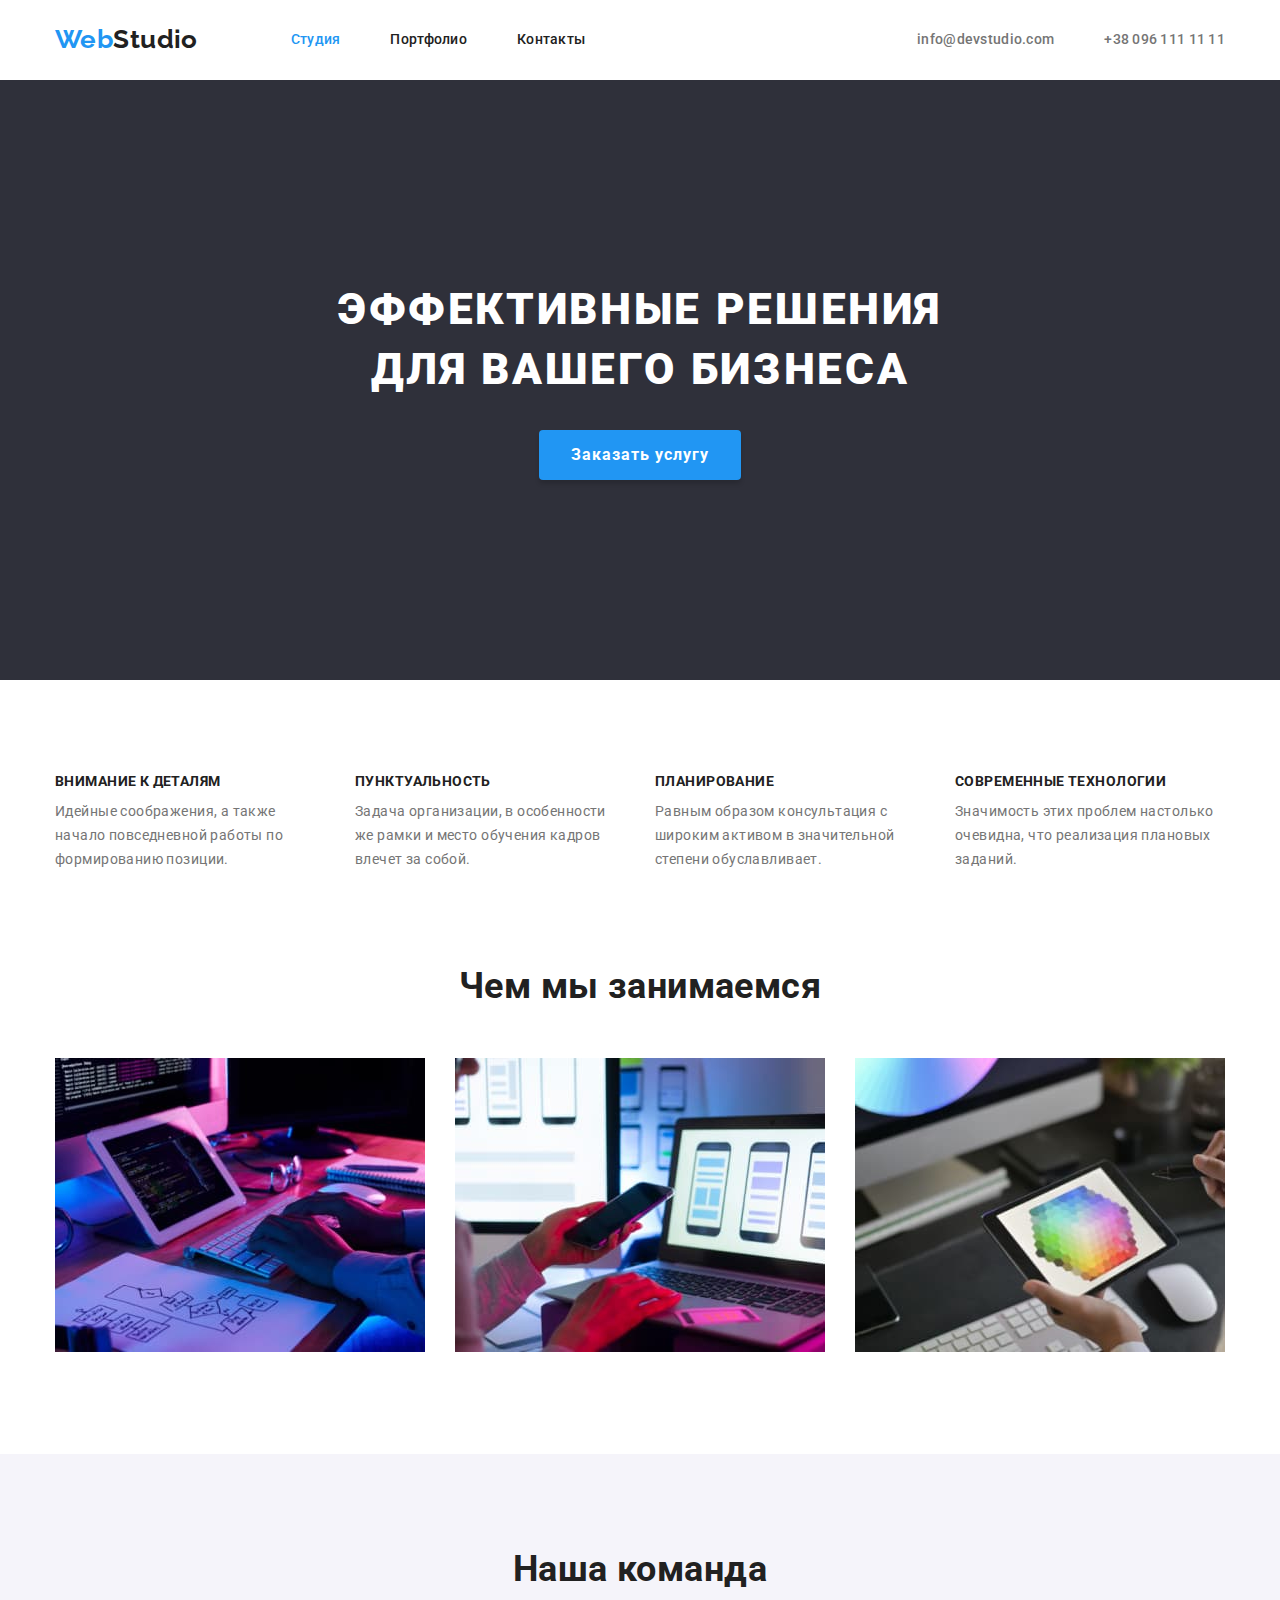
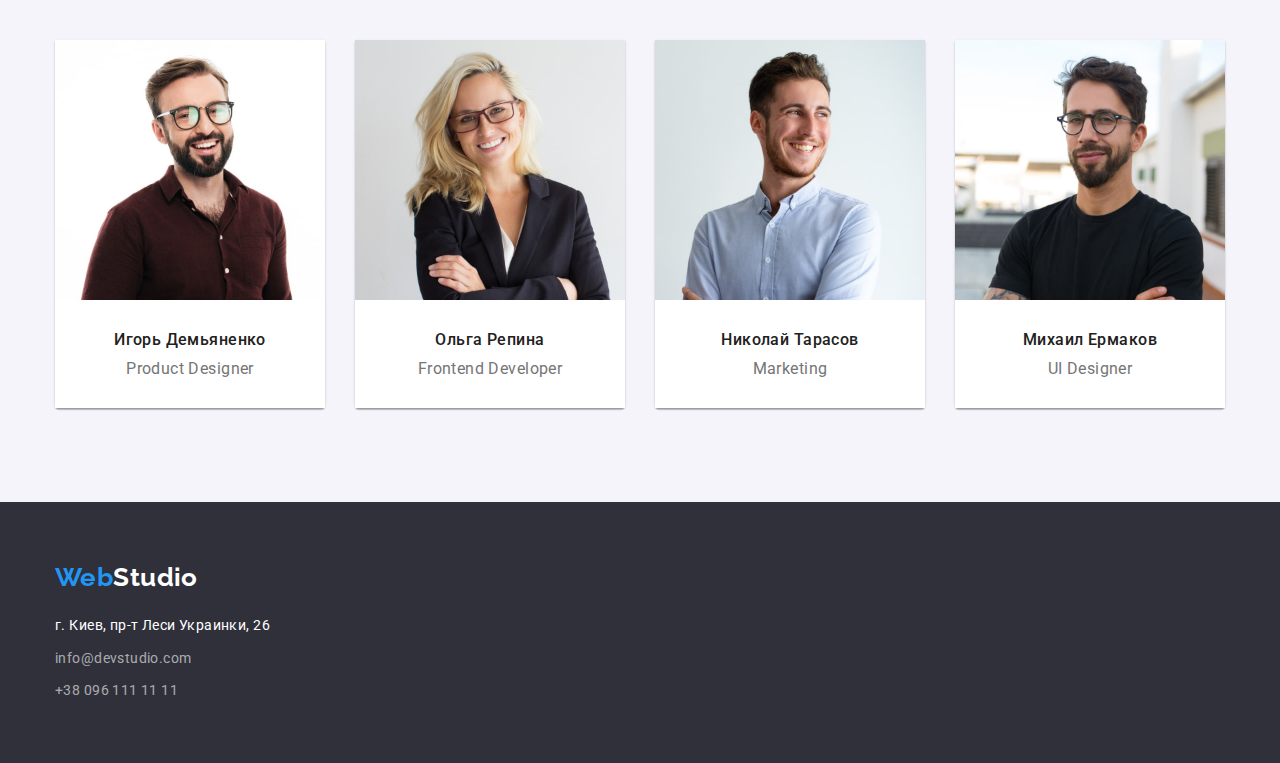
<file: index.html>
<!DOCTYPE html>
<html lang="ru">
  <head>
    <meta charset="UTF-8" />
    <meta http-equiv="X-UA-Compatible" content="IE=edge" />
    <meta name="viewport" content="width=device-width, initial-scale=1.0" />
    <title>Главная страница WebStudio</title>
    <link rel="preconnect" href="https://fonts.googleapis.com" />
    <link rel="preconnect" href="https://fonts.gstatic.com" crossorigin />
    <link
      href="https://fonts.googleapis.com/css2?family=Raleway:wght@700&family=Roboto:wght@400;500;700;900&display=swap"
      rel="stylesheet"
    />
    <link
      rel="stylesheet"
      href="https://cdnjs.cloudflare.com/ajax/libs/modern-normalize/1.1.0/modern-normalize.min.css"
    />
    <link rel="stylesheet" href="./css/styles.css" />
  </head>

  <body>
    <!--Шапка -->
    <header class="section-header">
      <div class="container header">
        <a class="logo link header" href="./index.html" lang="en">
          Web<span class="studio" lang="en">Studio</span>
        </a>
        <nav>
          <ul class="site-nav list">
            <li class="item"><a class="link current" href="">Студия</a></li>
            <li class="item"><a class="link" href="./portfolio.html">Портфолио</a></li>
            <li class="item"><a class="link" href="">Контакты</a></li>
          </ul>
        </nav>
        <ul class="contacts list">
          <li class="item">
            <a class="link" href="malito:info@devstudio.com">info@devstudio.com</a>
          </li>
          <li class="item"><a class="link" href="tel:+380961111111">+38 096 111 11 11</a></li>
        </ul>
      </div>
    </header>
    <main>
      <!--Эффективные решения для вашего бизнеса-->
      <section class="section hero">
        <h1 class="hero-title">
          Эффективные решения<br />
          для вашего бизнеса
        </h1>
        <button class="button primary" type="button">Заказать услугу</button>
      </section>
      <!--Наши преимущества-->
      <section class="section benefits">
        <div class="container">
          <h2 class="title-never">Наши преимущества</h2>
          <ul class="list benefits">
            <li class="item">
              <h3 class="title-benefits">Внимание к деталям</h3>
              <p>
                Идейные соображения, а также начало повседневной работы по формированию позиции.
              </p>
            </li>
            <li class="item">
              <h3 class="title-benefits">Пунктуальность</h3>
              <p>
                Задача организации, в особенности же рамки и место обучения кадров влечет за собой.
              </p>
            </li>
            <li class="item">
              <h3 class="title-benefits">Планирование</h3>
              <p>
                Равным образом консультация с широким активом в значительной степени обуславливает.
              </p>
            </li>
            <li class="item">
              <h3 class="title-benefits">Современные технологии</h3>
              <p>Значимость этих проблем настолько очевидна, что реализация плановых заданий.</p>
            </li>
          </ul>
        </div>
      </section>
      <!--Чем мы занимаемся-->
      <section class="section work">
        <div class="container">
          <h2 class="title work">Чем мы занимаемся</h2>
          <ul class="list work">
            <li class="item">
              <img src="./images/webstudio/work1.jpg" alt="Верстка" width="370" />
            </li>
            <li class="item">
              <img src="./images/webstudio/work2.jpg" alt="Дизайн" width="370" />
            </li>
            <li class="item">
              <img src="./images/webstudio/work3.jpg" alt="Оформление" width="370" />
            </li>
          </ul>
        </div>
      </section>
      <!--Наша команда-->
      <section class="section team">
        <div class="container">
          <h2 class="title team">Наша команда</h2>
          <ul class="list team">
            <li class="item team">
              <img
                src="./images/webstudio/productd.jpg"
                class="img"
                alt="Дизайнер продукта"
                width="270"
              />
              <div class="conteiner-team">
                <h3 class="title name">Игорь Демьяненко</h3>
                <p class="text-team" lang="en">Product Designer</p>
              </div>
            </li>
            <li class="item team">
              <img src="./images/webstudio/frontend.jpg" class="img" alt="Фронт-енд" width="270" />
              <div class="conteiner-team">
                <h3 class="title name">Ольга Репина</h3>
                <p class="text-team" lang="en">Frontend Developer</p>
              </div>
            </li>
            <li class="item team">
              <img
                src="./images/webstudio/marketing.jpg"
                class="img"
                alt="Маркетолог"
                width="270"
              />
              <div class="conteiner-team">
                <h3 class="title name">Николай Тарасов</h3>
                <p class="text-team" lang="en">Marketing</p>
              </div>
            </li>
            <li class="item team">
              <img src="./images/webstudio/uid.jpg" class="img" alt="Дизайнер" width="270" />
              <div class="conteiner-team">
                <h3 class="title name">Михаил Ермаков</h3>
                <p class="text-team" lang="en">UI Designer</p>
              </div>
            </li>
          </ul>
        </div>
      </section>
    </main>
    <!--Футер-->
    <footer class="section footer">
      <div class="container">
        <a class="logo link footer" href="./index.html">
          Web<span class="studio-sup">Studio</span>
        </a>
        <address class="address">
          <ul class="contacts-sup list">
            <li>
              <a
                class="location link"
                href="https://bit.ly/3pXMvUd"
                target="_blank"
                rel="noreferrer noopener"
                >г. Киев, пр-т Леси Украинки, 26</a
              >
            </li>
            <li>
              <a class="link contacts" href="malito:info@devstudio.com"> info@devstudio.com</a>
            </li>
            <li>
              <a class="link contacts" href="tel:+380961111111">+38 096 111 11 11</a>
            </li>
          </ul>
        </address>
      </div>
    </footer>
  </body>
</html>
</file>
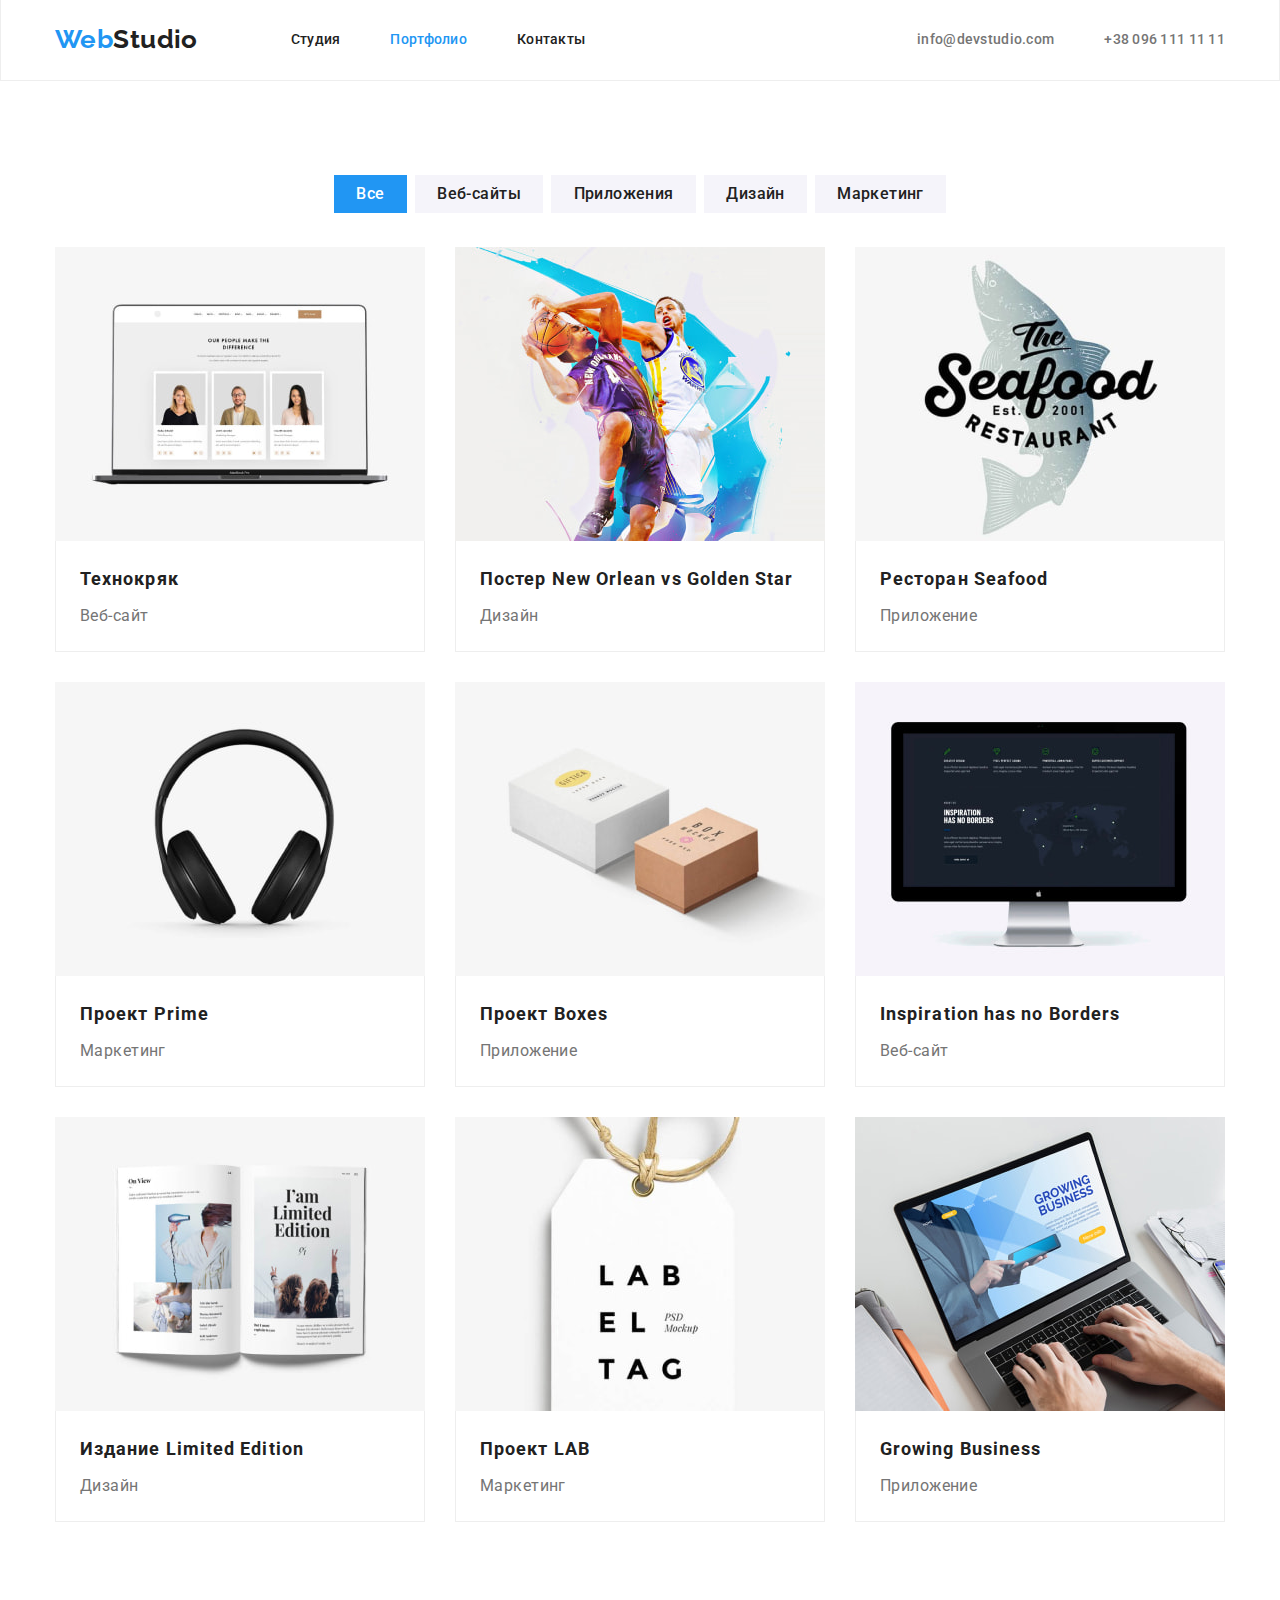
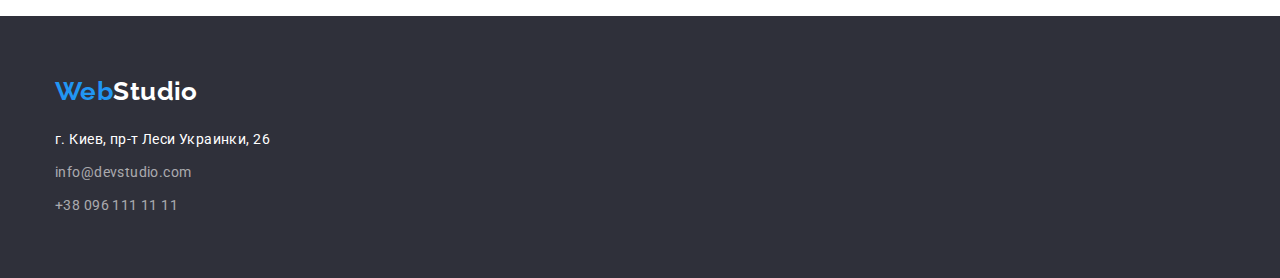
<file: portfolio.html>
<!DOCTYPE html>
<html lang="ru">
  <head>
    <meta charset="UTF-8" />
    <meta http-equiv="X-UA-Compatible" content="IE=edge" />
    <meta name="viewport" content="width=device-width, initial-scale=1.0" />
    <title>Портфолио</title>
    <link rel="preconnect" href="https://fonts.googleapis.com" />
    <link rel="preconnect" href="https://fonts.gstatic.com" crossorigin />
    <link
      href="https://fonts.googleapis.com/css2?family=Raleway:wght@700&family=Roboto:wght@400;500;700;900&display=swap"
      rel="stylesheet"
    />
    <link
      rel="stylesheet"
      href="https://cdnjs.cloudflare.com/ajax/libs/modern-normalize/1.1.0/modern-normalize.min.css"
    />
    <link rel="stylesheet" href="./css/styles.css" />
  </head>
  <body>
    <!--шапка-->
    <header class="section-header border">
      <div class="container header">
        <a class="logo link header" href="./index.html" lang="en">
          Web<span class="studio" lang="en">Studio</span>
        </a>
        <nav>
          <ul class="site-nav list">
            <li class="item"><a class="link" href="./index.html">Студия</a></li>
            <li class="item"><a class="link current" href="">Портфолио</a></li>
            <li class="item"><a class="link" href="">Контакты</a></li>
          </ul>
        </nav>
        <ul class="contacts list">
          <li class="item">
            <a class="link" href="malito:info@devstudio.com">info@devstudio.com</a>
          </li>
          <li class="item"><a class="link" href="tel:+380961111111">+38 096 111 11 11</a></li>
        </ul>
      </div>
    </header>
    <main>
      <!--Фильтр и примеры работ-->
      <section class="section post">
        <div class="container">
          <h1 class="title-never">Перечень услуг</h1>
          <ul class="list filtr">
            <li class="item-filtr">
              <button class="button current all" type="button">Все</button>
            </li>
            <li class="item-filtr"><button class="button veb" type="button">Веб-сайты</button></li>
            <li class="item-filtr">
              <button class="button prog" type="button">Приложения</button>
            </li>
            <li class="item-filtr"><button class="button dis" type="button">Дизайн</button></li>
            <li class="item-filtr"><button class="button marc" type="button">Маркетинг</button></li>
          </ul>
          <ul class="list post">
            <li class="item">
              <a href="" class="link post">
                <img
                  src="./images/portfolio/img-1.jpg"
                  class="img"
                  width="370"
                  alt="Сайт
                Технокряк"
                />
                <div class="content border">
                  <h2 class="title portf">Технокряк</h2>
                  <p class="text-portf">Веб-сайт</p>
                </div>
              </a>
            </li>
            <li class="item">
              <a href="" class="link post">
                <img src="./images/portfolio/img-2.jpg" class="img" width="370" alt="Постер" />
                <div class="content border">
                  <h2 class="title portf">Постер New Orlean vs Golden Star</h2>
                  <p class="text-portf">Дизайн</p>
                </div>
              </a>
            </li>
            <li class="item">
              <a href="" class="link post">
                <img
                  src="./images/portfolio/img-3.jpg"
                  class="img"
                  width="370"
                  alt="Приложение
                ресторана"
                />
                <div class="content border">
                  <h2 class="title portf">Ресторан Seafood</h2>
                  <p class="text-portf">Приложение</p>
                </div>
              </a>
            </li>
            <li class="item">
              <a href="" class="link post">
                <img
                  src="./images/portfolio/img-4.jpg"
                  class="img"
                  width="370"
                  alt="Проект
                маркетинга"
                />
                <div class="content border">
                  <h2 class="title portf">Проект Prime</h2>
                  <p class="text-portf">Маркетинг</p>
                </div>
              </a>
            </li>
            <li class="item">
              <a href="" class="link post">
                <img src="./images/portfolio/img-5.jpg" class="img" width="370" alt="Приложение" />
                <div class="content border">
                  <h2 class="title portf">Проект Boxes</h2>
                  <p class="text-portf">Приложение</p>
                </div>
              </a>
            </li>
            <li class="item">
              <a href="" class="link post">
                <img src="./images/portfolio/img-6.jpg" class="img" width="370" alt="Сайт" />
                <div class="content border">
                  <h2 class="title portf" lang="en">Inspiration has no Borders</h2>
                  <p class="text-portf">Веб-сайт</p>
                </div>
              </a>
            </li>
            <li class="item">
              <a href="" class="link post">
                <img
                  src="./images/portfolio/img-7.jpg"
                  class="img"
                  alt="Дизайн
                издания"
                />
                <div class="content border">
                  <h2 class="title portf">Издание Limited Edition</h2>
                  <p class="text-portf">Дизайн</p>
                </div>
              </a>
            </li>
            <li class="item">
              <a href="" class="link post">
                <img src="./images/portfolio/img-8.jpg" class="img" width="370" alt="Проект" />
                <div class="content border">
                  <h2 class="title portf">Проект LAB</h2>
                  <p class="text-portf">Маркетинг</p>
                </div>
              </a>
            </li>
            <li class="item">
              <a href="" class="link post">
                <img src="./images/portfolio/img-9.jpg" class="img" width="370" alt="Приложение" />
                <div class="content border">
                  <h2 class="title portf" lang="en">Growing Business</h2>
                  <p class="text-portf">Приложение</p>
                </div>
              </a>
            </li>
          </ul>
        </div>
      </section>
    </main>
    <!--Футер-->
    <footer class="section footer">
      <div class="container">
        <a class="logo link footer" href="./index.html">
          Web<span class="studio-sup">Studio</span>
        </a>
        <address class="address">
          <ul class="contacts-sup list">
            <li>
              <a
                class="location link"
                href="https://bit.ly/3pXMvUd"
                target="_blank"
                rel="noreferrer noopener"
                >г. Киев, пр-т Леси Украинки, 26</a
              >
            </li>
            <li>
              <a class="link contacts" href="malito:info@devstudio.com"> info@devstudio.com</a>
            </li>
            <li>
              <a class="link contacts" href="tel:+380961111111">+38 096 111 11 11</a>
            </li>
          </ul>
        </address>
      </div>
    </footer>
  </body>
</html>
</file>
<file: css/styles.css>
/* цвет основного текста #757575 */
/* цвет текста вторичный в почте и телефона в хедере #757575 */
/* Эффективные решения для вашего бизнеса цвет текста #FFFFFF */

/* цвет текста чем мы занимаємся #212121 */
/* цвет текста Наша команда #212121 */

/* цвет текста футер адресс #FFFFFF */
/* цвет текста футер е-мейл и телефон color: rgba(255, 255, 255, 0.6) */
/* цвет текста ховер #2196F3 */
:root {
  --primary-text-color: #757575;
  --title-text-color: #212121;
  --accent-color: #2196f3;
  --white-color: #ffffff;
  --second-white-color: #f5f4fa;
}

body {
  color: var(--primary-text-color);
  font-family: Roboto, helvetica, arial, sans-serif;
  background-color: var(--white-color);
  letter-spacing: 0.03em;
  font-size: 14px;
  line-height: 1.71;
}

h1,
h2,
h3,
h4,
h5,
h6,
p,
ul {
  margin-top: 0;
  margin-bottom: 0;
}
.container {
  width: 1200px;
  padding-left: 15px;
  padding-right: 15px;
  margin: 0 auto;
}
.section {
  padding-top: 94px;
  padding-bottom: 94px;
}
.logo.link.header {
  display: block;
  padding-top: 24px;
  padding-bottom: 25px;
}
/* позиционирование элементов хедера*/
.container.header {
  display: flex;
  align-items: center;
}
.section.hero {
  padding-top: 200px;
  padding-bottom: 200px;

  background-color: #2f303a;
  text-align: center;
}
.section.work {
  padding-top: 0px;
}
.address {
  margin-top: 20px;
}
.link.contacts {
  display: inline-block;
  margin-top: 9px;
}
.list.filtr {
  display: flex;
  margin-bottom: 34px;
  justify-content: center;
}

.list.filtr .item-filtr + .item-filtr {
  margin-left: 8px;
}
/*Задает расположение на раздел Наши преимущества*/
.list.benefits {
  display: flex;
}
.list.benefits .item + .item {
  margin-left: 30px;
}
/*Задает размер поля для текста в Наши преимущества*/
.list.benefits .item {
  width: 270px;
}
/*Задает расположение на раздел Чем мы занимаемся*/
.list.work {
  display: flex;
}
.list.work .item + .item {
  margin-left: 30px;
}
/*Задает расположение на раздел Наша команда*/
.list.team {
  display: flex;
}
.list.team .item + .item {
  margin-left: 30px;
}
/*Задает расположение в разделе Примеры работ*/
.list.post {
  display: flex;
  flex-wrap: wrap;
}
.list.post .item {
  width: 370px;
  margin-right: 30px;
  margin-bottom: 30px;
}
.list.post .item:nth-child(3n) {
  margin-right: 0px;
}
.list.post .item:nth-last-child(-n + 3) {
  margin-bottom: 0;
}

/*Позиционирование текста в карточке портфолио*/
.content {
  padding: 20px 24px;
}
.conteiner-team {
  padding-top: 30px;
  padding-bottom: 30px;
  background-color: #ffffff;
}
.img {
  display: block;
}

/*Рамка для карточек Нашей команды*/
.item.team {
  box-shadow: 0px 1px 3px rgba(0, 0, 0, 0.12), 0px 1px 1px rgba(0, 0, 0, 0.14),
    0px 2px 1px rgba(0, 0, 0, 0.2);
  border-radius: 0px 0px 4px 4px;
}
/* Класс на цвет логотипа*/
.logo {
  color: var(--accent-color);
  font-family: Raleway, sans-serif;
  font-weight: 700;
  font-size: 26px;
  line-height: 1.19;
}

/* Класс на вторую часть логотипа header*/
.studio {
  color: var(--title-text-color);
}
/* Класс вторую часть логотипа в footer */
.studio-sup {
  color: var(--white-color);
}

/* Класс убирает точки в начале списка*/
.list {
  list-style: none;
  padding: 0;
  margin: 0;
}
/* Убирает подчеркивание у ссылок*/
.link {
  text-decoration: none;
}
.link.post {
  color: inherit;
}
/* Site nav*/
.site-nav {
  display: flex;
  margin-left: 93px;

  font-weight: 500;
  /*font-size: 14px;*/
  line-height: 1.14;
  letter-spacing: 0.02em;
}
/*Отступ между пунктами списка в навигации 50px.кроме последнего*/
/*.site-nav .item:not(:last-child) {
  margin-right: 50px;
}*/
.site-nav .item + .item {
  margin-left: 50px;
}

.site-nav .link:hover,
.site-nav .link:focus {
  color: var(--accent-color);
}
.site-nav .link {
  display: block;
  padding-top: 32px;
  padding-bottom: 32px;

  color: var(--title-text-color);
}
/* Подсветка текущей страницы*/
.site-nav .link.current {
  color: var(--accent-color);
}

/* hero*/
.hero-title {
  /*margin-top: 0;*/
  margin-bottom: 30px;

  color: var(--white-color);
  font-weight: 900;
  font-size: 44px;
  line-height: 1.36;
  letter-spacing: 0.06em;
  text-transform: uppercase;
}

/* section */
.title {
  color: var(--title-text-color);
  font-weight: 700;
  font-size: inherit;
  line-height: 1.14;
  /*text-transform: uppercase;*/
}
.title-benefits {
  color: var(--title-text-color);
  font-weight: 700;
  font-size: inherit;
  line-height: 1.14;
  text-transform: uppercase;

  /*margin-top: 0;*/
  margin-bottom: 10px;
}
/* Класс скрывает семантический заголовок*/
.title-never {
  position: absolute;
  width: 1px;
  height: 1px;
  margin: -1px;
  border: 0;
  padding: 0;

  white-space: nowrap;
  clip-path: inset(100%);
  clip: rect(0 0 0 0);
  overflow: hidden;
}
/*.text-benefits {
  font-size: 14px;
  line-height: 1.71;
}*/
.text-team {
  font-size: 16px;
  line-height: 1.19;
  text-align: center;
}
.text-portf {
  font-size: 16px;
  line-height: 1.88;
}
.title.work,
.title.team {
  margin-bottom: 50px;
  font-weight: 700;
  font-size: 36px;
  line-height: 1.17;
  text-align: center;
}
/*.title.team {
  font-weight: 700;
  font-size: 36px;
  line-height: 1.17;
  text-align: center;
}*/
.title.name {
  font-weight: 500;
  font-size: 16px;
  line-height: 1.19;
  margin-bottom: 10px;
  text-align: center;
}
.title.portf {
  font-weight: 700;
  font-size: 18px;
  line-height: 2;
  letter-spacing: 0.06em;

  margin-bottom: 4px;
}

/*Button*/
.button {
  display: inline-block;
  border: none;
  padding: 6px 22px;

  color: var(--title-text-color);
  background-color: var(--second-white-color);
  cursor: pointer;
  font-weight: 500;
  font-size: 16px;
  line-height: 1.63;
  /* text-align: center;*/
  letter-spacing: inherit;
  font-family: inherit;
}
.button:hover,
.button:focus {
  background-color: var(--accent-color);
  color: var(--white-color);
}
.button.primary {
  min-width: 200px;

  color: var(--white-color);
  font-weight: 700;
  font-size: 16px;
  line-height: 1.88;
  align-items: center;
  text-align: center;
  letter-spacing: 0.06em;

  background-color: var(--accent-color);
  cursor: pointer;

  border-radius: 4px;
  padding: 10px 32px;
  box-shadow: 0px 4px 4px rgba(0, 0, 0, 0.15);
}
.button.primary:hover,
.button.primary:focus {
  background-color: #188ce8;
}
/*Задает цвет выделенной кнопки фильтра*/
.list .button.current {
  background-color: #2196f3;
  color: var(--white-color);
}
/*Задают размеры кнопок фильтра*/
.button.current.all {
  min-width: 73px;
}
.button.veb {
  min-width: 128px;
}
.button.prog {
  min-width: 145px;
}
.button.dis {
  min-width: 103px;
}
.button.marc {
  min-width: 130px;
}

/* Стиль написание шрифта и цвет контактов*/
.contacts .link {
  font-style: normal;
  color: inherit;
  /*var(--primary-text-color);*/
  font-weight: 500;
  font-size: 14px;
  line-height: 1.14;
  letter-spacing: 0.02em;
}
/*Задает контакты в линию*/

.contacts.list {
  display: flex;
  margin-left: auto;
}
/*Задает отступы сверху и снизу для контактов*/
.contacts.list .link {
  display: block;
  padding-top: 32px;
  padding-bottom: 32px;
}
.contacts .item + .item {
  margin-left: 50px;
}
.contacts-sup .link {
  color: rgba(255, 255, 255, 0.6);
  font-style: normal;
  /*font-weight: 400;
  font-size: 14px;
  line-height: 1.71;*/
}
.contacts .link:hover,
.contacts .link:focus {
  color: var(--accent-color);
}
.contacts-sup .link:hover,
.contacts-sup .link:focus {
  color: var(--accent-color);
}

/* Цвет текста места расположение студии*/
.location.link {
  color: var(--white-color);
  /*font-weight: 400;
  font-size: 14px;
  line-height: 1.71;*/
}
/*Border headera на странице портфолио*/
.section-header.border {
  border-bottom: 1px solid #eeeeee;
}
.border {
  border-left: 1px solid #eeeeee;
  border-right: 1px solid #eeeeee;
  border-bottom: 1px solid #eeeeee;
}
.section.team {
  background-color: var(--second-white-color);
}
/*Цвет footer*/
.section.footer {
  padding-top: 60px;
  padding-bottom: 60px;

  background-color: #2f303a;
}
</file>
